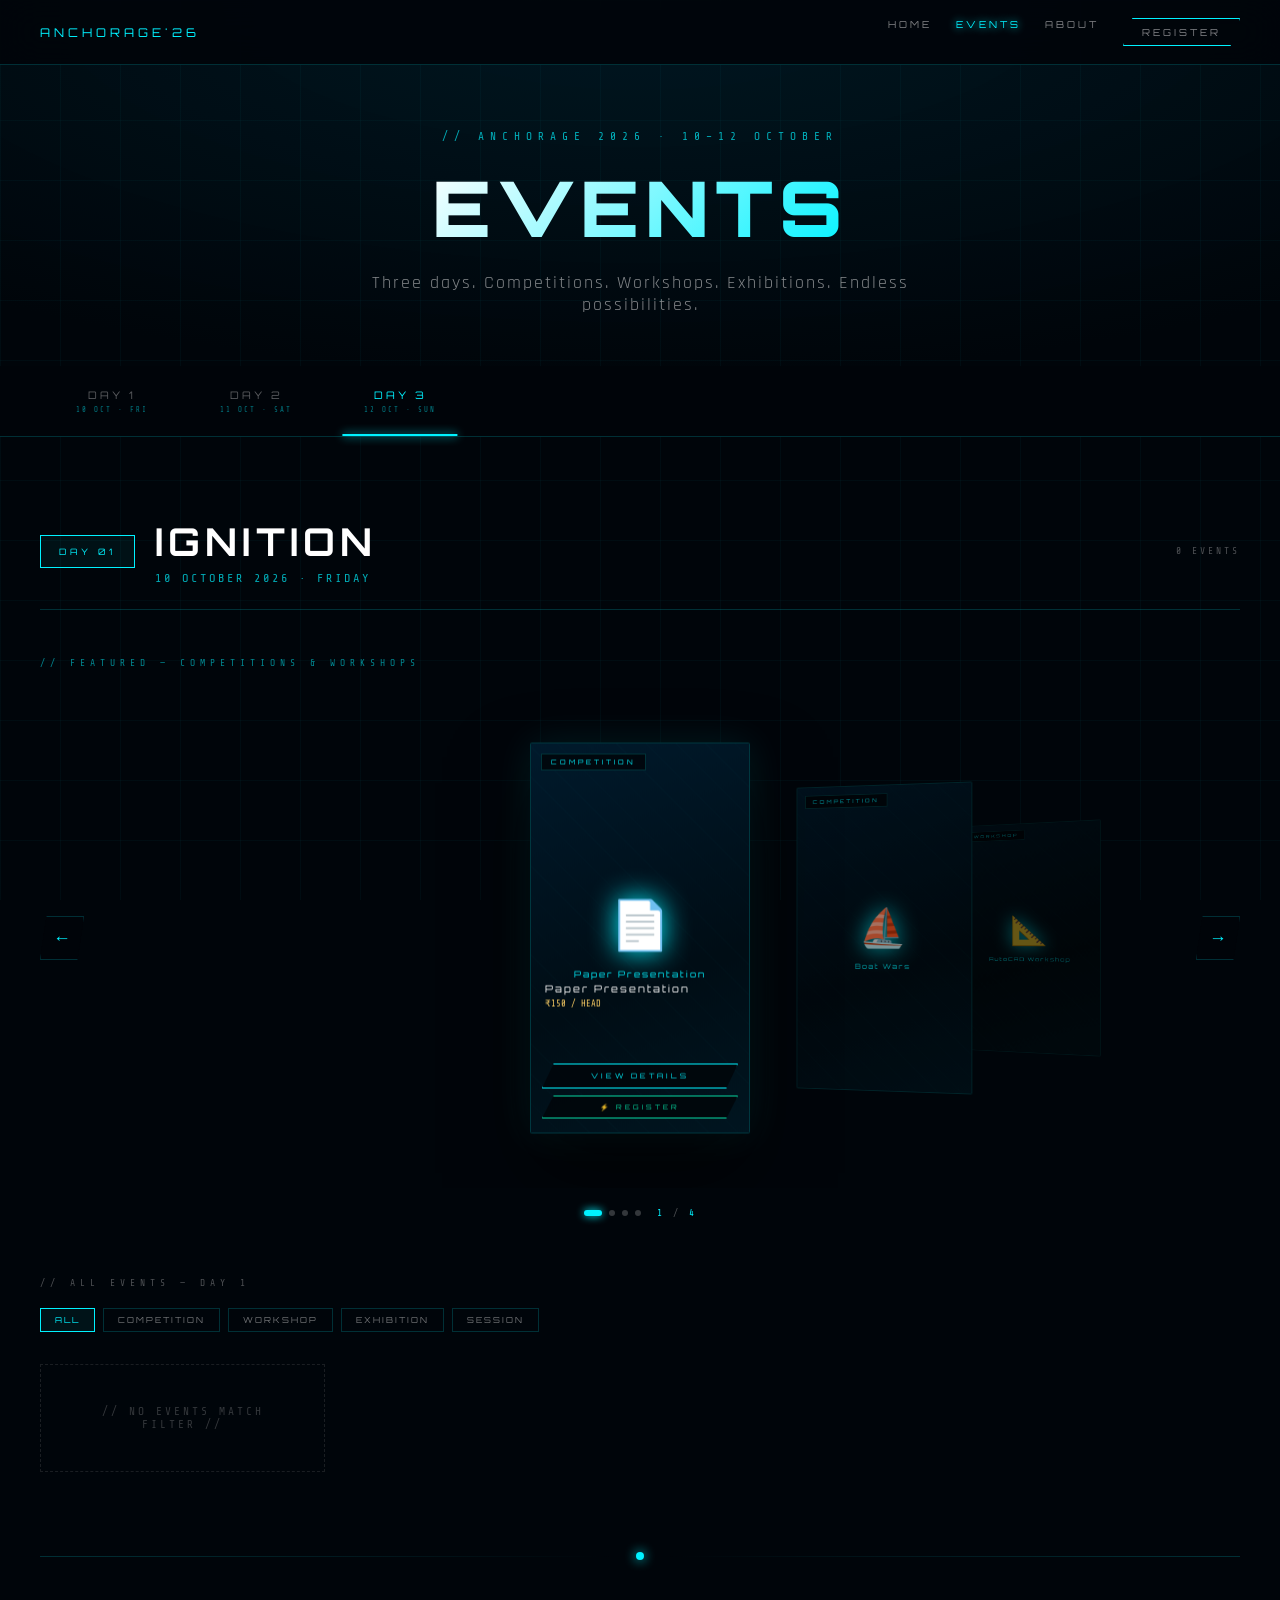
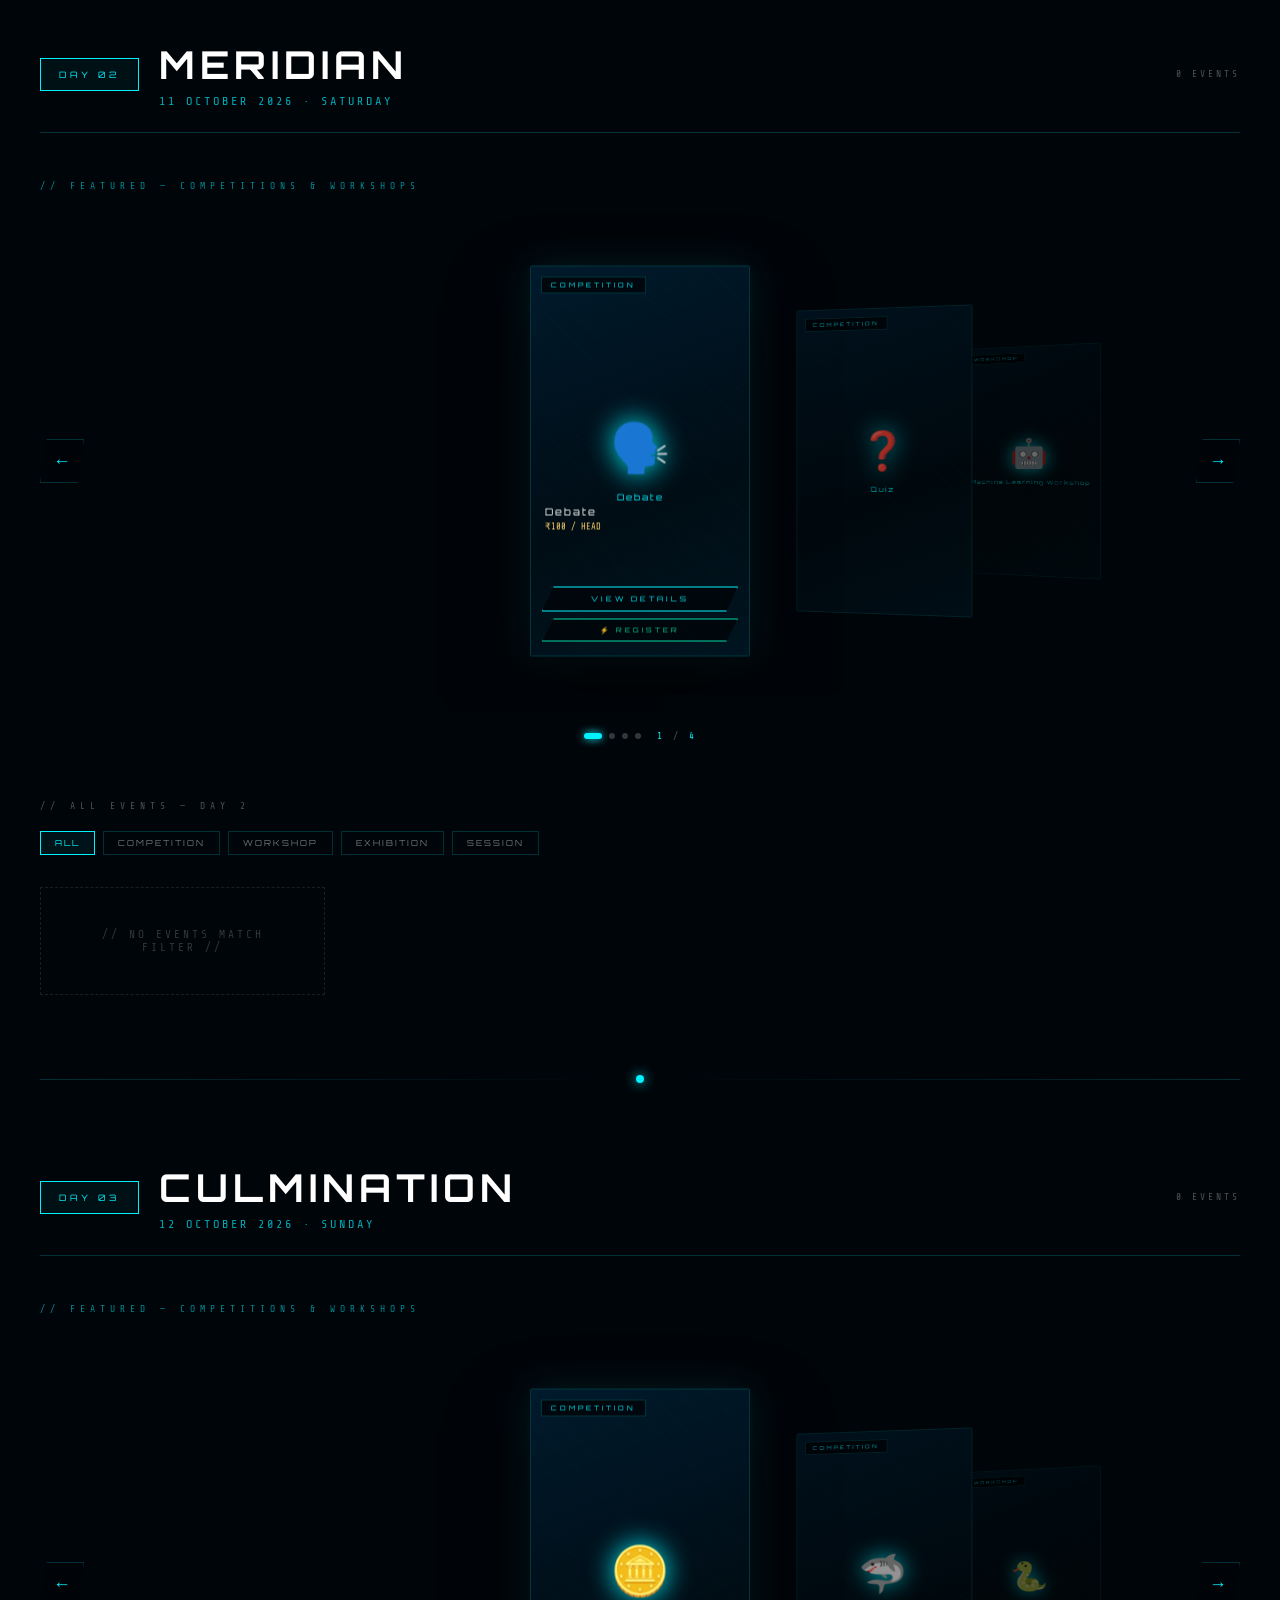
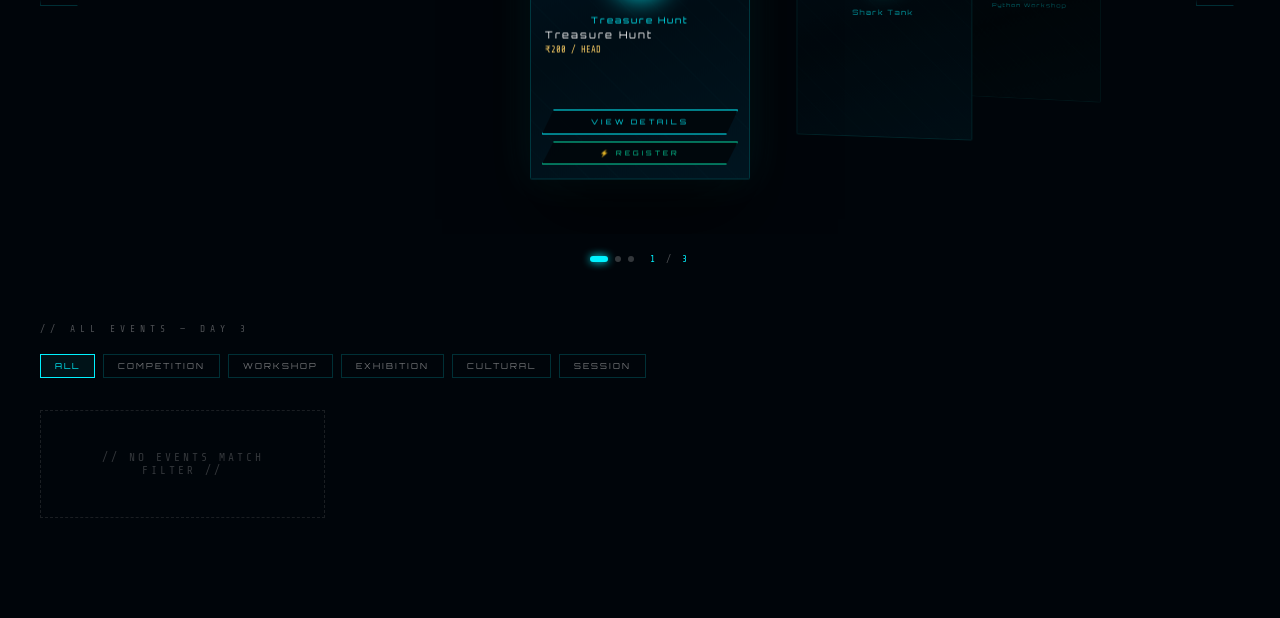
<file: events (5).html>
<!DOCTYPE html>
<html lang="en">
<head>
    <meta charset="UTF-8">
    <meta name="viewport" content="width=device-width, initial-scale=1.0">
    <title>Events | Anchorage 2026</title>
    <style>
        @import url('https://fonts.googleapis.com/css2?family=Orbitron:wght@400;600;700;900&family=Rajdhani:wght@300;400;500;600;700&family=Share+Tech+Mono&display=swap');

        *, *::before, *::after { box-sizing: border-box; margin: 0; padding: 0; }

        :root {
            --cyan: #00f2ff;
            --cyan-dim: rgba(0,242,255,0.5);
            --cyan-glass: rgba(0,242,255,0.06);
            --ocean: #00050a;
            --ocean-mid: #000d15;
            --border: rgba(0,242,255,0.18);
            --gold: #ffd166;
            --coral: #ff6b6b;
            --green: #06d6a0;
            --expo: cubic-bezier(0.19,1,0.22,1);
        }

        html { scroll-behavior: smooth; }
        body {
            background: var(--ocean);
            color: #fff;
            font-family: 'Rajdhani', sans-serif;
            overflow-x: hidden;
            min-height: 100vh;
        }

        /* BG */
        #bg {
            position: fixed; inset: 0; z-index: -1; overflow: hidden;
            background: radial-gradient(ellipse 120% 60% at 50% 0%, rgba(0,60,80,0.35) 0%, var(--ocean) 70%);
        }
        .grid-bg {
            position: absolute; inset: 0;
            background-image: linear-gradient(rgba(0,242,255,0.03) 1px, transparent 1px),
                              linear-gradient(90deg, rgba(0,242,255,0.03) 1px, transparent 1px);
            background-size: 60px 60px;
        }
        .radar { position: absolute; top: 50%; left: 50%; width: 120vw; height: 120vw;
            border: 1px solid rgba(0,242,255,0.05); border-radius: 50%;
            transform: translate(-50%,-50%) scale(0);
            animation: rping 10s infinite linear; }
        @keyframes rping { to { transform: translate(-50%,-50%) scale(1.4); opacity: 0; } }

        /* NAV */
        nav {
            position: fixed; top: 0; width: 100%; z-index: 999;
            background: rgba(0,5,10,0.92); backdrop-filter: blur(20px);
            border-bottom: 1px solid var(--border);
            padding: 18px 40px; display: flex; align-items: center; justify-content: space-between;
        }
        .nav-brand { font-family: 'Orbitron'; font-size: 0.75rem; letter-spacing: 4px; color: var(--cyan); text-decoration: none; }
        .nav-links { display: flex; gap: 24px; }
        .nav-links a {
            font-family: 'Orbitron'; font-size: 0.6rem; letter-spacing: 3px; text-decoration: none;
            color: rgba(255,255,255,0.5); transition: color 0.3s, text-shadow 0.3s;
        }
        .nav-links a:hover, .nav-links a.active { color: var(--cyan); text-shadow: 0 0 8px var(--cyan); }
        .nav-reg {
            font-family: 'Orbitron'; font-size: 0.6rem; letter-spacing: 3px; text-decoration: none;
            color: var(--cyan); border: 1px solid var(--cyan); padding: 7px 18px;
            clip-path: polygon(8% 0, 100% 0, 92% 100%, 0 100%);
            transition: background 0.3s, color 0.3s;
        }
        .nav-reg:hover { background: var(--cyan); color: var(--ocean); }

        /* HERO */
        .page-hero {
            padding: 130px 40px 50px;
            text-align: center; position: relative;
        }
        .page-hero-tag {
            font-family: 'Share Tech Mono'; font-size: 0.7rem; letter-spacing: 6px;
            color: var(--cyan); opacity: 0.7; margin-bottom: 16px; display: block;
        }
        .page-hero h1 {
            font-family: 'Orbitron'; font-size: clamp(2.5rem, 6vw, 5rem);
            font-weight: 900; letter-spacing: 6px;
            background: linear-gradient(135deg, #fff 30%, var(--cyan) 70%);
            -webkit-background-clip: text; -webkit-text-fill-color: transparent;
        }
        .page-hero p {
            margin-top: 16px; font-size: 1.1rem; color: rgba(255,255,255,0.5);
            letter-spacing: 2px; max-width: 600px; margin-inline: auto;
        }

        /* ══════════════════════════════════
           STICKY DAY SELECTOR
        ══════════════════════════════════ */
        .day-selector-bar {
            position: sticky; top: 72px; z-index: 800;
            background: rgba(0,5,10,0.97); backdrop-filter: blur(24px);
            border-bottom: 1px solid var(--border);
            padding: 0;
        }
        .day-selector-inner {
            max-width: 1300px; margin: 0 auto;
            display: flex; align-items: stretch;
            padding: 0 40px;
        }
        .day-btn {
            font-family: 'Orbitron'; font-size: 0.65rem; letter-spacing: 3px;
            padding: 22px 36px; border: none; background: none; color: rgba(255,255,255,0.35);
            cursor: pointer; position: relative; white-space: nowrap; transition: color 0.3s;
            flex-shrink: 0; text-transform: uppercase;
        }
        .day-btn::after {
            content: ''; position: absolute; bottom: 0; left: 50%; width: 0; height: 2px;
            background: var(--cyan); transform: translateX(-50%);
            transition: width 0.4s var(--expo); box-shadow: 0 0 10px var(--cyan);
        }
        .day-btn.active { color: var(--cyan); }
        .day-btn.active::after { width: 80%; }
        .day-btn:hover { color: rgba(255,255,255,0.7); }
        .day-btn .day-date-sub {
            display: block; font-family: 'Share Tech Mono'; font-size: 0.45rem;
            letter-spacing: 2px; color: rgba(0,242,255,0.5); margin-top: 4px;
        }

        /* ══════════════════════════════════
           DAY SECTIONS (vertical layout)
        ══════════════════════════════════ */
        .days-container { max-width: 1300px; margin: 0 auto; padding: 0 40px 100px; }

        .day-section {
            margin-top: 60px;
            padding-top: 20px;
        }

        /* Day header */
        .day-section-header {
            display: flex; align-items: center; gap: 20px;
            margin-bottom: 48px;
            padding-bottom: 24px;
            border-bottom: 1px solid var(--border);
        }
        .day-num-badge {
            font-family: 'Orbitron'; font-size: 0.55rem; letter-spacing: 4px;
            border: 1px solid var(--cyan); padding: 10px 18px; color: var(--cyan);
            white-space: nowrap; background: rgba(0,242,255,0.05);
        }
        .day-section-title-wrap { flex: 1; }
        .day-section-title {
            font-family: 'Orbitron'; font-size: clamp(1.4rem, 3.5vw, 2.4rem);
            font-weight: 700; letter-spacing: 5px;
            background: linear-gradient(135deg, #fff 40%, var(--cyan) 100%);
            -webkit-background-clip: text; -webkit-text-fill-color: transparent;
        }
        .day-section-date {
            font-family: 'Share Tech Mono'; color: var(--cyan); font-size: 0.75rem;
            letter-spacing: 3px; margin-top: 6px; opacity: 0.7;
        }
        .day-section-count {
            font-family: 'Share Tech Mono'; font-size: 0.6rem; letter-spacing: 3px;
            color: rgba(255,255,255,0.3); text-align: right;
        }

        /* ══════════════════════════════════
           3D CAROUSEL (per day)
        ══════════════════════════════════ */
        .carousel-wrap {
            position: relative;
            margin-bottom: 60px;
        }
        .carousel-label {
            font-family: 'Share Tech Mono'; font-size: 0.6rem; letter-spacing: 5px;
            color: var(--cyan); opacity: 0.55; margin-bottom: 20px; display: block;
        }
        .carousel-stage {
            position: relative;
            height: 500px;
            perspective: 1400px;
            display: flex;
            align-items: center;
            justify-content: center;
            overflow: hidden;
        }
        .carousel-track {
            position: relative;
            width: 100%;
            height: 100%;
            transform-style: preserve-3d;
        }

        /* 9:16 poster slide */
        .c-slide {
            position: absolute;
            top: 50%; left: 50%;
            width: 220px;
            height: 391px;
            transform-origin: center center;
            transform: translate(-50%, -50%);
            transition: all 0.65s cubic-bezier(0.23,1,0.32,1);
            cursor: pointer;
            border-radius: 2px;
            overflow: hidden;
        }
        .c-slide .slide-inner {
            width: 100%; height: 100%;
            position: relative;
            border: 1px solid var(--border);
            background: var(--ocean-mid);
            overflow: hidden;
        }
        .c-slide img.slide-poster {
            width: 100%; height: 100%;
            object-fit: cover; display: block;
            transition: opacity 0.4s;
        }
        .c-slide .slide-placeholder {
            width: 100%; height: 100%;
            display: flex; flex-direction: column;
            align-items: center; justify-content: center; gap: 10px;
            background: linear-gradient(160deg, #001a2c 0%, #000d15 60%, #001520 100%);
            position: relative;
        }
        .c-slide .slide-placeholder::before {
            content: ''; position: absolute; inset: 0;
            background: repeating-linear-gradient(45deg, transparent, transparent 20px, rgba(0,242,255,0.012) 20px, rgba(0,242,255,0.012) 21px);
        }
        .slide-ph-icon { font-size: 3rem; position: relative; z-index: 1; filter: drop-shadow(0 0 14px var(--cyan)); }
        .slide-ph-name {
            font-family: 'Orbitron'; font-size: 0.55rem; letter-spacing: 2px;
            color: var(--cyan); text-align: center; padding: 0 12px;
            position: relative; z-index: 1;
        }
        .slide-type-tag {
            position: absolute; top: 10px; left: 10px; z-index: 2;
            font-family: 'Orbitron'; font-size: 0.42rem; letter-spacing: 3px;
            padding: 3px 9px; background: rgba(0,5,10,0.85); border: 1px solid var(--border); color: var(--cyan);
        }
        .slide-overlay {
            position: absolute; inset: 0; z-index: 2;
            background: linear-gradient(to top, rgba(0,5,10,0.9) 0%, transparent 55%);
        }
        .slide-info {
            position: absolute; bottom: 0; left: 0; right: 0; z-index: 3;
            padding: 16px 14px 14px;
        }
        .slide-info-name {
            font-family: 'Orbitron'; font-size: 0.62rem; letter-spacing: 2px;
            color: #fff; margin-bottom: 4px;
        }
        .slide-info-fee { font-family: 'Share Tech Mono'; font-size: 0.55rem; }
        .slide-info-fee.free { color: var(--green); }
        .slide-info-fee.paid { color: var(--gold); }

        /* Carousel positions */
        .c-slide[data-pos="0"] {
            transform: translate(-50%, -50%) translateZ(0px) scale(1);
            z-index: 10; box-shadow: 0 40px 80px rgba(0,0,0,0.6), 0 0 40px rgba(0,242,255,0.1);
            filter: brightness(1);
        }
        .c-slide[data-pos="1"] {
            transform: translate(calc(-50% + 260px), -50%) translateZ(-100px) scale(0.84) rotateY(-16deg);
            z-index: 8; filter: brightness(0.65);
        }
        .c-slide[data-pos="-1"] {
            transform: translate(calc(-50% - 260px), -50%) translateZ(-100px) scale(0.84) rotateY(16deg);
            z-index: 8; filter: brightness(0.65);
        }
        .c-slide[data-pos="2"] {
            transform: translate(calc(-50% + 450px), -50%) translateZ(-220px) scale(0.68) rotateY(-26deg);
            z-index: 6; filter: brightness(0.4);
        }
        .c-slide[data-pos="-2"] {
            transform: translate(calc(-50% - 450px), -50%) translateZ(-220px) scale(0.68) rotateY(26deg);
            z-index: 6; filter: brightness(0.4);
        }
        .c-slide[data-pos="3"], .c-slide[data-pos="-3"] {
            transform: translate(-50%, -50%) translateZ(-360px) scale(0.5);
            z-index: 1; filter: brightness(0.15); opacity: 0.3;
        }
        .c-slide[data-pos="far"] {
            transform: translate(-50%, -50%) translateZ(-500px) scale(0.3);
            z-index: 0; opacity: 0; pointer-events: none;
        }

        /* Only show info overlay on center */
        .c-slide:not([data-pos="0"]) .slide-overlay,
        .c-slide:not([data-pos="0"]) .slide-info { display: none; }
        /* On center slide, push info up so actions don't overlap */
        .c-slide[data-pos="0"] .slide-info { bottom: 110px; }

        /* Slide action buttons container — stacked, no overlap */
        .slide-actions {
            display: none;
            position: absolute; bottom: 14px; left: 50%; transform: translateX(-50%);
            z-index: 4; flex-direction: column; align-items: center; gap: 7px;
            width: 90%;
        }
        .c-slide[data-pos="0"] .slide-actions { display: flex; }

        /* View details button on center */
        .slide-open-btn {
            font-family: 'Orbitron'; font-size: 0.45rem; letter-spacing: 3px;
            padding: 7px 18px; border: 1px solid var(--cyan); background: rgba(0,5,10,0.85);
            color: var(--cyan); cursor: pointer; white-space: nowrap; width: 100%; text-align: center;
            clip-path: polygon(6% 0, 100% 0, 94% 100%, 0 100%);
            transition: all 0.3s;
        }
        .slide-open-btn:hover { background: var(--cyan); color: var(--ocean); }

        /* Register button on center */
        .slide-reg-btn {
            font-family: 'Orbitron'; font-size: 0.42rem; letter-spacing: 3px;
            padding: 6px 16px; border: 1px solid var(--green); background: rgba(0,5,10,0.85);
            color: var(--green); cursor: pointer; white-space: nowrap; width: 100%; text-align: center;
            clip-path: polygon(6% 0, 100% 0, 94% 100%, 0 100%);
            text-decoration: none; display: block;
            transition: all 0.3s;
        }
        .slide-reg-btn:hover { background: var(--green); color: var(--ocean); }

        /* Arrow buttons */
        .carousel-arrow {
            position: absolute; top: 50%; z-index: 20; transform: translateY(-50%);
            width: 44px; height: 44px; border: 1px solid var(--border); background: rgba(0,5,10,0.85);
            color: var(--cyan); font-size: 1.1rem; cursor: pointer; display: flex;
            align-items: center; justify-content: center;
            transition: all 0.3s; backdrop-filter: blur(10px);
            clip-path: polygon(15% 0, 100% 0, 85% 100%, 0 100%);
        }
        .carousel-arrow:hover { background: rgba(0,242,255,0.15); border-color: var(--cyan); box-shadow: 0 0 20px rgba(0,242,255,0.2); }
        .carousel-arrow.prev { left: 0; }
        .carousel-arrow.next { right: 0; }

        /* Dots / counter */
        .carousel-footer {
            display: flex; align-items: center; justify-content: center;
            gap: 16px; margin-top: 20px;
        }
        .c-dots { display: flex; gap: 7px; }
        .c-dot {
            width: 6px; height: 6px; border-radius: 50%;
            background: rgba(255,255,255,0.2); cursor: pointer; transition: all 0.3s;
        }
        .c-dot.active { background: var(--cyan); box-shadow: 0 0 8px var(--cyan); width: 18px; border-radius: 3px; }
        .carousel-counter {
            font-family: 'Share Tech Mono'; font-size: 0.6rem; letter-spacing: 3px;
            color: rgba(255,255,255,0.3);
        }
        .carousel-counter span { color: var(--cyan); }

        /* no events in carousel */
        .carousel-empty {
            height: 100px; display: flex; align-items: center; justify-content: center;
            font-family: 'Share Tech Mono'; font-size: 0.65rem; letter-spacing: 3px;
            color: rgba(255,255,255,0.2);
        }

        /* ══════════════════════════════════
           EVENT CARDS GRID (below carousel)
        ══════════════════════════════════ */
        .events-subsection { margin-top: 8px; }
        .subsection-label {
            font-family: 'Share Tech Mono'; font-size: 0.6rem; letter-spacing: 5px;
            color: rgba(255,255,255,0.3); margin-bottom: 20px; display: block;
        }

        .type-filters { display: flex; gap: 8px; flex-wrap: wrap; margin-bottom: 32px; }
        .type-btn {
            font-family: 'Orbitron'; font-size: 0.52rem; letter-spacing: 2px;
            padding: 6px 14px; border: 1px solid var(--border); background: transparent;
            color: rgba(255,255,255,0.45); cursor: pointer; transition: all 0.3s;
        }
        .type-btn:hover, .type-btn.active { border-color: var(--cyan); color: var(--cyan); background: var(--cyan-glass); }

        .events-grid {
            display: grid;
            grid-template-columns: repeat(auto-fill, minmax(280px, 1fr));
            gap: 20px;
        }

        /* Event card */
        .event-card {
            position: relative; border: 1px solid var(--border);
            background: var(--ocean-mid); overflow: hidden;
            cursor: pointer; transition: transform 0.4s var(--expo), border-color 0.3s, box-shadow 0.4s;
            clip-path: polygon(0 0, calc(100% - 14px) 0, 100% 14px, 100% 100%, 14px 100%, 0 calc(100% - 14px));
        }
        .event-card:hover {
            transform: translateY(-6px);
            border-color: var(--cyan-dim);
            box-shadow: 0 20px 60px rgba(0,242,255,0.1);
        }
        .event-card-scan {
            position: absolute; top: -100%; left: 0; width: 100%; height: 40%;
            background: linear-gradient(to bottom, transparent, rgba(0,242,255,0.04), transparent);
            animation: scan 4s infinite linear;
        }
        @keyframes scan { to { top: 200%; } }

        /* 9:16 poster */
        .event-poster {
            width: 100%; aspect-ratio: 9 / 16;
            overflow: hidden; position: relative;
            background: linear-gradient(135deg, #001520, #002030);
        }
        .event-poster img { width: 100%; height: 100%; object-fit: cover; transition: transform 0.6s var(--expo); }
        .event-card:hover .event-poster img { transform: scale(1.04); }
        .poster-placeholder {
            width: 100%; height: 100%; display: flex; flex-direction: column;
            align-items: center; justify-content: center; gap: 10px;
            background: linear-gradient(135deg, #001520, #000d15 60%, #001030);
            position: relative; overflow: hidden;
        }
        .poster-placeholder::before {
            content: ''; position: absolute; inset: 0;
            background: repeating-linear-gradient(135deg, transparent, transparent 20px, rgba(0,242,255,0.015) 20px, rgba(0,242,255,0.015) 21px);
        }
        .poster-icon { font-size: 2.8rem; position: relative; z-index: 1; filter: drop-shadow(0 0 12px var(--cyan)); }
        .poster-size-note {
            position: absolute; bottom: 10px; left: 50%; transform: translateX(-50%);
            font-family: 'Share Tech Mono'; font-size: 0.45rem; letter-spacing: 1px;
            color: rgba(0,242,255,0.3); white-space: nowrap; z-index: 2;
            background: rgba(0,5,10,0.7); padding: 3px 8px; border: 1px solid rgba(0,242,255,0.1);
        }
        .event-type-tag {
            position: absolute; top: 12px; left: 12px; z-index: 2;
            font-family: 'Orbitron'; font-size: 0.42rem; letter-spacing: 3px;
            padding: 3px 9px; background: rgba(0,5,10,0.85); border: 1px solid var(--border); color: var(--cyan);
        }

        /* Card body */
        .event-card-body { padding: 18px 18px 16px; }
        .event-card-name {
            font-family: 'Orbitron'; font-size: 0.7rem; letter-spacing: 2px;
            color: #fff; margin-bottom: 6px; line-height: 1.4;
        }
        .event-card-short {
            font-size: 0.8rem; color: rgba(255,255,255,0.5);
            line-height: 1.5; margin-bottom: 12px;
        }
        .event-meta { display: flex; gap: 16px; margin-bottom: 14px; flex-wrap: wrap; }
        .event-meta-item { display: flex; flex-direction: column; gap: 2px; }
        .event-meta-label { font-family: 'Share Tech Mono'; font-size: 0.45rem; letter-spacing: 3px; color: rgba(255,255,255,0.3); }
        .event-meta-val { font-size: 0.75rem; color: rgba(255,255,255,0.75); }
        .event-fee-badge {
            font-family: 'Share Tech Mono'; font-size: 0.5rem; letter-spacing: 2px;
            padding: 3px 8px; border-radius: 0;
        }
        .fee-free { color: var(--green); border: 1px solid rgba(6,214,160,0.4); background: rgba(6,214,160,0.07); }
        .fee-paid { color: var(--gold); border: 1px solid rgba(255,209,102,0.4); background: rgba(255,209,102,0.07); }

        .event-card-footer { display: flex; gap: 10px; align-items: center; flex-wrap: wrap; }
        .event-view-btn {
            font-family: 'Orbitron'; font-size: 0.48rem; letter-spacing: 2px;
            padding: 7px 14px; border: 1px solid var(--border); background: transparent;
            color: rgba(255,255,255,0.6); cursor: pointer; transition: all 0.3s;
        }
        .event-view-btn:hover { border-color: var(--cyan); color: var(--cyan); }
        .event-reg-btn {
            font-family: 'Orbitron'; font-size: 0.48rem; letter-spacing: 2px;
            padding: 7px 14px; border: 1px solid var(--cyan); background: rgba(0,242,255,0.06);
            color: var(--cyan); cursor: pointer; transition: all 0.3s; text-decoration: none;
            display: inline-block;
        }
        .event-reg-btn:hover { background: var(--cyan); color: var(--ocean); }

        /* Empty state */
        .empty-state {
            font-family: 'Share Tech Mono'; font-size: 0.7rem; letter-spacing: 3px;
            color: rgba(255,255,255,0.2); padding: 40px; text-align: center;
            border: 1px dashed rgba(255,255,255,0.1);
        }

        /* Section divider between days */
        .day-divider {
            display: flex; align-items: center; gap: 20px;
            margin: 80px 0 0;
        }
        .day-divider-line { flex: 1; height: 1px; background: linear-gradient(to right, var(--border), transparent); }
        .day-divider-dot {
            width: 8px; height: 8px; border-radius: 50%;
            background: var(--cyan); box-shadow: 0 0 12px var(--cyan);
        }

        /* ══════════════════════════════════
           MODAL
        ══════════════════════════════════ */
        #event-modal {
            position: fixed; inset: 0; z-index: 9999;
            background: rgba(0,5,10,0.97); backdrop-filter: blur(24px);
            overflow-y: auto; padding: 80px 20px 40px;
            opacity: 0; pointer-events: none; transition: opacity 0.3s;
        }
        #event-modal.open { opacity: 1; pointer-events: all; }
        .modal-close {
            position: fixed; top: 20px; right: 24px;
            font-family: 'Orbitron'; font-size: 0.6rem; letter-spacing: 3px;
            background: none; border: 1px solid rgba(255,255,255,0.2);
            color: rgba(255,255,255,0.5); padding: 9px 18px; cursor: pointer;
            transition: all 0.3s; z-index: 2;
        }
        .modal-close:hover { border-color: var(--coral); color: var(--coral); }
        .modal-inner { max-width: 680px; margin: 0 auto; }
        .modal-poster-wrap {
            width: 100%; max-width: 320px; margin: 0 auto 28px;
            aspect-ratio: 9/16; overflow: hidden; border: 1px solid var(--border);
        }
        .modal-poster { width: 100%; height: 100%; object-fit: cover; }
        .modal-poster-ph {
            width: 100%; height: 100%; display: flex; align-items: center; justify-content: center;
            font-size: 5rem; background: linear-gradient(135deg, #001520, #000d15);
        }
        .modal-type-tag {
            font-family: 'Share Tech Mono'; font-size: 0.6rem; letter-spacing: 4px;
            color: var(--cyan); opacity: 0.7; display: block; margin-bottom: 10px;
        }
        .modal-title {
            font-family: 'Orbitron'; font-size: clamp(1.2rem, 3vw, 1.8rem);
            font-weight: 700; letter-spacing: 4px; margin-bottom: 20px;
        }
        .modal-meta-strip {
            display: flex; gap: 24px; flex-wrap: wrap;
            border-top: 1px solid var(--border); border-bottom: 1px solid var(--border);
            padding: 18px 0; margin-bottom: 24px;
        }
        .modal-meta-item { display: flex; flex-direction: column; gap: 4px; min-width: 100px; }
        .modal-meta-label { font-family: 'Share Tech Mono'; font-size: 0.45rem; letter-spacing: 3px; color: rgba(255,255,255,0.3); }
        .modal-meta-val { font-size: 0.85rem; color: rgba(255,255,255,0.85); }
        .modal-section { margin-bottom: 24px; }
        .modal-section-title {
            font-family: 'Share Tech Mono'; font-size: 0.6rem; letter-spacing: 4px;
            color: var(--cyan); opacity: 0.7; margin-bottom: 10px;
        }
        .modal-section p { font-size: 0.95rem; line-height: 1.7; color: rgba(255,255,255,0.65); }
        .modal-rules-list {
            list-style: none; display: flex; flex-direction: column; gap: 8px;
        }
        .modal-rules-list li {
            font-size: 0.88rem; color: rgba(255,255,255,0.6);
            padding-left: 18px; position: relative; line-height: 1.5;
        }
        .modal-rules-list li::before {
            content: '›'; position: absolute; left: 0; color: var(--cyan); font-size: 1rem;
        }
        .modal-reg-btn {
            font-family: 'Orbitron'; font-size: 0.65rem; letter-spacing: 3px;
            padding: 14px 32px; border: 1px solid var(--cyan); background: rgba(0,242,255,0.07);
            color: var(--cyan); cursor: pointer; text-decoration: none; display: inline-block;
            clip-path: polygon(6% 0, 100% 0, 94% 100%, 0 100%);
            transition: all 0.3s;
        }
        .modal-reg-btn:hover { background: var(--cyan); color: var(--ocean); }

        .modal-prize-banner {
            background: linear-gradient(135deg, rgba(255,209,102,0.08), rgba(255,209,102,0.03));
            border: 1px solid rgba(255,209,102,0.35);
            border-left: 3px solid var(--gold);
            padding: 14px 18px; margin-bottom: 20px;
            display: flex; align-items: center; gap: 14px;
        }
        .modal-prize-icon { font-size: 1.6rem; }
        .modal-prize-label { font-family: 'Share Tech Mono'; font-size: 0.45rem; letter-spacing: 3px; color: var(--gold); opacity: 0.7; margin-bottom: 3px; }
        .modal-prize-val { font-family: 'Orbitron'; font-size: 1rem; color: var(--gold); letter-spacing: 2px; font-weight: 700; }
        .card-prize-tag {
            font-family: 'Share Tech Mono'; font-size: 0.48rem; letter-spacing: 2px;
            color: var(--gold); border: 1px solid rgba(255,209,102,0.35);
            background: rgba(255,209,102,0.06); padding: 2px 7px; display: inline-block; margin-top: 4px;
        }

        /* TOAST */
        .toast {
            position: fixed; bottom: 30px; left: 50%; transform: translateX(-50%) translateY(20px);
            background: rgba(0,242,255,0.12); border: 1px solid var(--cyan);
            font-family: 'Share Tech Mono'; font-size: 0.65rem; letter-spacing: 3px;
            color: var(--cyan); padding: 12px 28px; z-index: 99999;
            opacity: 0; transition: all 0.4s; backdrop-filter: blur(10px);
            white-space: nowrap;
        }
        .toast.show { opacity: 1; transform: translateX(-50%) translateY(0); }

        /* ══════════════════════════════════
           RESPONSIVE
        ══════════════════════════════════ */
        @media (max-width: 900px) {
            nav { padding: 16px 20px; }
            .nav-links { display: none; }
            .day-selector-inner { padding: 0 20px; overflow-x: auto; scrollbar-width: none; }
            .day-selector-inner::-webkit-scrollbar { display: none; }
            .days-container { padding: 0 20px 80px; }
            .carousel-stage { height: 420px; }
            .c-slide { width: 180px; height: 320px; }
            .c-slide[data-pos="2"], .c-slide[data-pos="-2"] { opacity: 0; pointer-events: none; }
            .page-hero { padding: 110px 20px 40px; }
        }
        @media (max-width: 600px) {
            .events-grid { grid-template-columns: 1fr; }
            .carousel-stage { height: 380px; }
            .c-slide { width: 160px; height: 284px; }
            .c-slide[data-pos="1"], .c-slide[data-pos="-1"] {
                transform: translate(calc(-50% + 180px), -50%) translateZ(-80px) scale(0.82) rotateY(-14deg);
            }
            .c-slide[data-pos="-1"] {
                transform: translate(calc(-50% - 180px), -50%) translateZ(-80px) scale(0.82) rotateY(14deg);
            }
        }
    </style>
</head>
<body>

<div id="bg">
    <div class="grid-bg"></div>
    <div class="radar"></div>
</div>

<!-- NAV -->
<nav>
    <a href="index.html" class="nav-brand">ANCHORAGE'26</a>
    <div class="nav-links">
        <a href="index.html">HOME</a>
        <a href="events.html" class="active">EVENTS</a>
        <a href="about.html">ABOUT</a>
        <a href="register.html" class="nav-reg">REGISTER</a>
    </div>
</nav>

<!-- HERO -->
<header class="page-hero">
    <span class="page-hero-tag">// ANCHORAGE 2026 · 10–12 OCTOBER</span>
    <h1>EVENTS</h1>
    <p>Three days. Competitions. Workshops. Exhibitions. Endless possibilities.</p>
</header>

<!-- ═══════════════════════════════════════
     STICKY DAY SELECTOR
═══════════════════════════════════════ -->
<div class="day-selector-bar" id="daySelectorBar">
    <div class="day-selector-inner">
        <button class="day-btn active" data-target="day-1" onclick="scrollToDay('day-1', this)">
            DAY 1
            <span class="day-date-sub">10 OCT · FRI</span>
        </button>
        <button class="day-btn" data-target="day-2" onclick="scrollToDay('day-2', this)">
            DAY 2
            <span class="day-date-sub">11 OCT · SAT</span>
        </button>
        <button class="day-btn" data-target="day-3" onclick="scrollToDay('day-3', this)">
            DAY 3
            <span class="day-date-sub">12 OCT · SUN</span>
        </button>
    </div>
</div>

<!-- ═══════════════════════════════════════
     DAY SECTIONS
═══════════════════════════════════════ -->
<div class="days-container">

    <!-- ═══ DAY 1 ═══ -->
    <section class="day-section" id="day-1">
        <div class="day-section-header">
            <span class="day-num-badge">DAY 01</span>
            <div class="day-section-title-wrap">
                <div class="day-section-title">IGNITION</div>
                <div class="day-section-date">10 OCTOBER 2026 · FRIDAY</div>
            </div>
            <div class="day-section-count" id="count-1"></div>
        </div>

        <!-- 3D CAROUSEL — Day 1 competitions & workshops -->
        <div class="carousel-wrap">
            <span class="carousel-label">// FEATURED — COMPETITIONS & WORKSHOPS</span>
            <div class="carousel-stage" id="stage-1">
                <!-- Injected by JS -->
            </div>
            <div class="carousel-footer">
                <button class="carousel-arrow prev" id="prev-1">&#8592;</button>
                <div class="c-dots" id="dots-1"></div>
                <div class="carousel-counter"><span id="cur-1">1</span> / <span id="tot-1">1</span></div>
                <button class="carousel-arrow next" id="next-1">&#8594;</button>
            </div>
        </div>

        <!-- All Day 1 Events Grid -->
        <div class="events-subsection">
            <span class="subsection-label">// ALL EVENTS — DAY 1</span>
            <div class="type-filters" id="tf-1">
                <button class="type-btn active" data-filter="all">ALL</button>
                <button class="type-btn" data-filter="competition">COMPETITION</button>
                <button class="type-btn" data-filter="workshop">WORKSHOP</button>
                <button class="type-btn" data-filter="exhibition">EXHIBITION</button>
                <button class="type-btn" data-filter="session">SESSION</button>
            </div>
            <div class="events-grid" id="grid-1"></div>
        </div>
    </section>

    <div class="day-divider"><div class="day-divider-line"></div><div class="day-divider-dot"></div><div class="day-divider-line" style="background: linear-gradient(to left, var(--border), transparent);"></div></div>

    <!-- ═══ DAY 2 ═══ -->
    <section class="day-section" id="day-2">
        <div class="day-section-header">
            <span class="day-num-badge">DAY 02</span>
            <div class="day-section-title-wrap">
                <div class="day-section-title">MERIDIAN</div>
                <div class="day-section-date">11 OCTOBER 2026 · SATURDAY</div>
            </div>
            <div class="day-section-count" id="count-2"></div>
        </div>

        <div class="carousel-wrap">
            <span class="carousel-label">// FEATURED — COMPETITIONS & WORKSHOPS</span>
            <div class="carousel-stage" id="stage-2"></div>
            <div class="carousel-footer">
                <button class="carousel-arrow prev" id="prev-2">&#8592;</button>
                <div class="c-dots" id="dots-2"></div>
                <div class="carousel-counter"><span id="cur-2">1</span> / <span id="tot-2">1</span></div>
                <button class="carousel-arrow next" id="next-2">&#8594;</button>
            </div>
        </div>

        <div class="events-subsection">
            <span class="subsection-label">// ALL EVENTS — DAY 2</span>
            <div class="type-filters" id="tf-2">
                <button class="type-btn active" data-filter="all">ALL</button>
                <button class="type-btn" data-filter="competition">COMPETITION</button>
                <button class="type-btn" data-filter="workshop">WORKSHOP</button>
                <button class="type-btn" data-filter="exhibition">EXHIBITION</button>
                <button class="type-btn" data-filter="session">SESSION</button>
            </div>
            <div class="events-grid" id="grid-2"></div>
        </div>
    </section>

    <div class="day-divider"><div class="day-divider-line"></div><div class="day-divider-dot"></div><div class="day-divider-line" style="background: linear-gradient(to left, var(--border), transparent);"></div></div>

    <!-- ═══ DAY 3 ═══ -->
    <section class="day-section" id="day-3">
        <div class="day-section-header">
            <span class="day-num-badge">DAY 03</span>
            <div class="day-section-title-wrap">
                <div class="day-section-title">CULMINATION</div>
                <div class="day-section-date">12 OCTOBER 2026 · SUNDAY</div>
            </div>
            <div class="day-section-count" id="count-3"></div>
        </div>

        <div class="carousel-wrap">
            <span class="carousel-label">// FEATURED — COMPETITIONS & WORKSHOPS</span>
            <div class="carousel-stage" id="stage-3"></div>
            <div class="carousel-footer">
                <button class="carousel-arrow prev" id="prev-3">&#8592;</button>
                <div class="c-dots" id="dots-3"></div>
                <div class="carousel-counter"><span id="cur-3">1</span> / <span id="tot-3">1</span></div>
                <button class="carousel-arrow next" id="next-3">&#8594;</button>
            </div>
        </div>

        <div class="events-subsection">
            <span class="subsection-label">// ALL EVENTS — DAY 3</span>
            <div class="type-filters" id="tf-3">
                <button class="type-btn active" data-filter="all">ALL</button>
                <button class="type-btn" data-filter="competition">COMPETITION</button>
                <button class="type-btn" data-filter="workshop">WORKSHOP</button>
                <button class="type-btn" data-filter="exhibition">EXHIBITION</button>
                <button class="type-btn" data-filter="cultural">CULTURAL</button>
                <button class="type-btn" data-filter="session">SESSION</button>
            </div>
            <div class="events-grid" id="grid-3"></div>
        </div>
    </section>

</div>

<!-- EVENT DETAIL MODAL -->
<div id="event-modal">
    <button class="modal-close" id="modalClose">✕ CLOSE</button>
    <div class="modal-inner" id="modalContent"></div>
</div>

<div class="toast" id="toast"></div>

<script>
// ════════════════════════════════════════════════════════════
//  EVENT DATA
// ════════════════════════════════════════════════════════════
const EVENTS = [
    // DAY 1
    { id:'interactive-session', day:1, type:'session', name:'Interactive Session with Chief Guest',
      shortDesc:'Engaging dialogue with technical experts on future innovations aligned with the theme.',
      fullDesc:'An engaging session with technical experts exploring future innovations and ideas aligned with the theme "Reimagining the Possibilities." Students get an exclusive opportunity to interact directly with the chief guest and exchange ideas on the future of maritime and shipbuilding.',
      venue:'Seminar Complex Main Hall', team:'Open for All', fee:'free', feeAmt:0, registration:false, icon:'💬', poster:'', prize:'',
      rules:['Open to all registered participants.','Questions may be submitted in advance at the registration desk.','Respectful and professional conduct expected.'] },

    { id:'navy-expo-d1', day:1, type:'exhibition', name:'Indian Navy Expo',
      shortDesc:'Advanced naval technologies and insights into maritime innovation in collaboration with the Indian Navy.',
      fullDesc:'Organized in collaboration with the Indian Navy, this expo showcases advanced naval technologies and offers insights into the future of maritime innovation. An unmissable experience for all maritime enthusiasts.',
      venue:'Students Amenity Centre', team:'Open for All', fee:'free', feeAmt:0, registration:false, icon:'⚓', poster:'', prize:'',
      rules:['Open for all participants and visitors.','Photography with naval exhibits subject to permission.','Handle all exhibits with care and respect.'] },

    { id:'ship-model-d1', day:1, type:'exhibition', name:'Ship Model Expo',
      shortDesc:'A showcase of student-created ship models presenting innovative designs and concepts.',
      fullDesc:'A showcase of student-created ship models presenting innovative designs and concepts to the audience. Participants demonstrate engineering and design skills through scale models of various vessels.',
      venue:'Department of Ship Technology', team:'Open for All', fee:'free', feeAmt:0, registration:false, icon:'🚢', poster:'', prize:'',
      rules:['Open for display and viewing by all participants.','Models are not to be touched without permission from the creator.','Entries judged on innovation, accuracy, and presentation.'] },

    { id:'paper-presentation', day:1, type:'competition', name:'Paper Presentation',
      shortDesc:'Present innovative research and ideas aligned with "Reimagining the Possibilities."',
      fullDesc:'A platform for students to present innovative research and ideas, encouraging knowledge sharing and creative thinking aligned with the theme. Participants present technical papers before a panel of experts.',
      venue:'Department of Ship Technology', team:'Solo / Duo', fee:'paid', feeAmt:150, registration:true, icon:'📄', poster:'', prize:'₹5,000 · ₹3,000 · ₹1,500',
      rules:['Abstract must be submitted 7 days before the event.','Presentation duration: 8 minutes + 3 minutes Q&A.','Topic must be relevant to maritime, shipbuilding, or emerging technologies.','Maximum 2 members per team.','Plagiarism will lead to immediate disqualification.','Decision of judges is final and binding.'] },

    { id:'boat-wars', day:1, type:'competition', name:'Boat Wars',
      shortDesc:'Design and test boat models — evaluating maneuverability, stability, and performance.',
      fullDesc:'A competitive event where participants design and test boat models, evaluating their maneuverability, stability, and overall performance. Teams bring pre-built RC or manually operated boats and compete in head-to-head challenges.',
      venue:'Department of Ship Technology', team:'2 Members', fee:'paid', feeAmt:200, registration:true, icon:'⛵', poster:'', prize:'₹8,000 · ₹5,000 · ₹2,500',
      rules:['Boat model must be designed and built by the team.','Maximum dimensions: 60cm × 30cm × 30cm.','Battery-operated or wind-powered boats only. No combustion engines.','Each team gets 2 attempts. Best attempt counts.','Judging criteria: speed, stability, maneuverability (40/30/30).','Team size: exactly 2 members.'] },

    { id:'autocad-ws', day:1, type:'workshop', name:'AutoCAD Workshop',
      shortDesc:'Learn to design and model using AutoCAD, transforming ideas into precise digital creations.',
      fullDesc:'A hands-on session where participants learn to design and model using AutoCAD, transforming ideas into precise digital creations. Covering 2D drafting, 3D modeling fundamentals, and maritime-specific applications.',
      venue:'Department of Ship Technology', team:'Solo', fee:'paid', feeAmt:250, registration:true, icon:'📐', poster:'', prize:'',
      rules:['Participants must bring their own laptop with AutoCAD installed (trial version acceptable).','Basic computer knowledge required.','Certificate of participation provided.','Limited seats — first come, first served.','Duration: approximately 3 hours.'] },

    { id:'ev-vr-ws', day:1, type:'workshop', name:'EV Design using Virtual Reality',
      shortDesc:'Explore electric vehicle design through immersive VR technology.',
      fullDesc:'A hands-on workshop exploring EV design through immersive VR technology, enabling participants to visualize and innovate future mobility solutions. VR headsets and software will be provided.',
      venue:'Seminar Complex Mini Hall', team:'Solo', fee:'paid', feeAmt:300, registration:true, icon:'🥽', poster:'', prize:'',
      rules:['No prior VR or EV design experience required.','VR headsets will be provided by organizers.','Certificate of participation provided.','Limited seats: 30 participants.'] },

    { id:'mentalism', day:1, type:'session', name:'Mentalism Program',
      shortDesc:'Explore the science behind human perception, psychology, and analytical thinking.',
      fullDesc:'An interesting session led by a technical expert, exploring the blend of psychology, observation, and analytical thinking to reveal the science behind human perception and decision-making. A fascinating journey into the mind.',
      venue:'Seminar Complex Main Hall', team:'Open for All', fee:'paid', feeAmt:100, registration:true, icon:'🧠', poster:'', prize:'',
      rules:['Paid entry — registration required.','Audience participation may be requested.','No disruptions during the live session.'] },

    { id:'film-screening', day:1, type:'session', name:'Film Screening',
      shortDesc:'A grand cinematic experience featuring an inspiring film to spark motivation and community.',
      fullDesc:'A grand cinematic experience featuring an inspiring film, designed to create a vibrant cultural atmosphere, spark motivation, and bring students together through the power of storytelling.',
      venue:'Seminar Complex Main Hall', team:'Open for All', fee:'free', feeAmt:0, registration:false, icon:'🎬', poster:'', prize:'',
      rules:['Open to all registered participants.','Silence and respect requested during the screening.'] },

    // DAY 2
    { id:'national-conference', day:2, type:'session', name:'National Conference & Panel Discussion',
      shortDesc:'Industry experts discuss maritime technologies, sustainability, and future trends in naval architecture.',
      fullDesc:'A prestigious national-level conference bringing together industry experts, researchers, and academicians to discuss cutting-edge maritime technologies, sustainable shipbuilding, and future trends in naval architecture — all aligned with the theme "Reimagining the Possibilities."',
      venue:'Seminar Complex Main Hall', team:'Open for All', fee:'free', feeAmt:0, registration:false, icon:'🎤', poster:'', prize:'',
      rules:['Open to all registered participants.','Professional conduct expected throughout the session.','Questions during Q&A must be submitted to the moderator.'] },

    { id:'motivational-talk', day:2, type:'session', name:'Motivational Expert Talk',
      shortDesc:'An inspiring session on self-development, personal growth, and achieving your full potential.',
      fullDesc:'An inspiring session by a technical expert focused on self-development and personal growth, encouraging students to improve, adapt, and achieve their full potential. A powerful talk designed to unlock ambition and drive.',
      venue:'Seminar Complex Main Hall', team:'Open for All', fee:'free', feeAmt:0, registration:false, icon:'🌟', poster:'', prize:'',
      rules:['Open to all registered participants.','Punctuality requested.'] },

    { id:'navy-expo-d2', day:2, type:'exhibition', name:'Indian Navy Expo (Day 2)',
      shortDesc:'Day 2 of the Indian Navy showcase — exploring advanced maritime technologies.',
      fullDesc:'Continuing the Indian Navy Expo on Day 2, showcasing advanced naval technologies and offering more insights into the future of maritime innovation.',
      venue:'Students Amenity Centre', team:'Open for All', fee:'free', feeAmt:0, registration:false, icon:'⚓', poster:'', prize:'',
      rules:['Open for all participants and visitors.','Photography subject to permission.'] },

    { id:'ship-model-d2', day:2, type:'exhibition', name:'Ship Model Expo (Day 2)',
      shortDesc:"Day 2 showcase — People's Choice Award voting opens.",
      fullDesc:"Continuing the Ship Model Expo on Day 2. People's Choice Award voting opens today — come and vote for your favourite design.",
      venue:'Department of Ship Technology', team:'Open for All', fee:'free', feeAmt:0, registration:false, icon:'🚢', poster:'', prize:'',
      rules:['Open for viewing by all participants.','Voting for People\'s Choice Award open on Day 2.'] },

    { id:'debate', day:2, type:'competition', name:'Debate',
      shortDesc:'Debate on important topics aligned with "Reimagining the Possibilities."',
      fullDesc:'An engaging competition where participants debate on important topics aligned with the theme. Teams argue for and against motions related to maritime technology, sustainability, and innovation.',
      venue:'Department of Ship Technology', team:'2 Members', fee:'paid', feeAmt:100, registration:true, icon:'🗣️', poster:'', prize:'₹6,000 · ₹4,000 · ₹2,000',
      rules:['Team size: 2 members.','Topics will be announced 30 minutes before the round.','Each speaker gets 3 minutes; rebuttal is 1.5 minutes per team.','Judging criteria: Content (40%), Delivery (30%), Rebuttal (30%).','Decision of judges is final.'] },

    { id:'quiz', day:2, type:'competition', name:'Quiz',
      shortDesc:'Test your knowledge on topics aligned with "Reimagining the Possibilities."',
      fullDesc:'An exciting competition that tests participants\' knowledge spanning maritime history, modern naval engineering, sustainable technology, and general science.',
      venue:'Department of Ship Technology', team:'2–3 Members', fee:'paid', feeAmt:150, registration:true, icon:'❓', poster:'', prize:'₹6,000 · ₹4,000 · ₹2,000',
      rules:['Team size: 2 to 3 members.','Multiple rounds: Prelims (written) and Finals (buzzer-based).','Top 6 teams from prelims proceed to finals.','No mobile phones or electronic devices allowed.','Decision of the quiz master is final.','Negative marking applicable in finals.'] },

    { id:'ml-ws', day:2, type:'workshop', name:'Machine Learning Workshop',
      shortDesc:'Hands-on introduction to machine learning fundamentals and real-world applications.',
      fullDesc:'A hands-on workshop introducing participants to the fundamentals of machine learning, enabling them to build smart models and explore real-world applications aligned with future technologies.',
      venue:'Department of Ship Technology', team:'Solo', fee:'paid', feeAmt:300, registration:true, icon:'🤖', poster:'', prize:'',
      rules:['Participants must bring their own laptop.','Python (basic level) knowledge is helpful but not mandatory.','Google Colab will be used — internet connection required.','Certificate of participation provided.','Limited seats: 40 participants.'] },

    { id:'engine-ws', day:2, type:'workshop', name:'Engine Management & Tuning Workshop',
      shortDesc:'Hands-on insight into engine systems, tuning techniques, and performance optimization.',
      fullDesc:'A practical workshop focused on understanding engine systems, tuning techniques, and performance optimization, giving participants hands-on insight into modern automotive engineering.',
      venue:'Seminar Complex Mini Hall', team:'Solo', fee:'paid', feeAmt:250, registration:true, icon:'🔧', poster:'', prize:'',
      rules:['Basic knowledge of mechanics is an advantage.','Safety gear provided — must be worn during hands-on sessions.','Certificate of participation provided.','Limited seats: 35 participants.'] },

    // DAY 3
    { id:'navy-expo-d3', day:3, type:'exhibition', name:'Indian Navy Expo (Day 3)',
      shortDesc:'Final day of the Indian Navy showcase — last chance to explore naval innovations.',
      fullDesc:'The final day of the Indian Navy Expo. Showcasing advanced naval technologies and insights into the future of maritime innovation.',
      venue:'Students Amenity Centre', team:'Open for All', fee:'free', feeAmt:0, registration:false, icon:'⚓', poster:'', prize:'',
      rules:['Open for all participants and visitors.','Photography subject to permission.'] },

    { id:'ship-model-d3', day:3, type:'exhibition', name:'Ship Model Expo (Day 3)',
      shortDesc:"Final day — awards for Best Design, Best Innovation & People's Choice announced.",
      fullDesc:"The final day of the Ship Model Expo. Awards for Best Design, Best Innovation, and People's Choice will be announced.",
      venue:'Department of Ship Technology', team:'Open for All', fee:'free', feeAmt:0, registration:false, icon:'🚢', poster:'', prize:'',
      rules:['Open for viewing by all participants.','Awards ceremony on Day 3.'] },

    { id:'treasure-hunt', day:3, type:'competition', name:'Treasure Hunt',
      shortDesc:'Solve clues and complete challenges combining teamwork, strategy, and quick thinking.',
      fullDesc:'An exciting adventure-based event where participants solve clues and complete challenges, combining teamwork, strategy, and quick thinking in a fun-filled experience across the campus.',
      venue:'Department of Ship Technology (HQ)', team:'3–4 Members', fee:'paid', feeAmt:200, registration:true, icon:'🪙', poster:'', prize:'₹8,000 · ₹5,000 · ₹2,500',
      rules:['Team size: 3 to 4 members.','Clue sheets will be provided at the starting point.','Teams must not damage any property during the hunt.','Any form of GPS or external assistance is prohibited.','Team that completes all checkpoints first wins.','Decision of organizers is final in case of disputes.'] },

    { id:'shark-tank', day:3, type:'competition', name:'Shark Tank',
      shortDesc:'Pitch innovative ideas to a panel — showcase creativity, business sense, and problem-solving.',
      fullDesc:'An exciting pitch-based competition where participants present innovative ideas to a panel, showcasing creativity, business sense, and problem-solving skills.',
      venue:'Department of Ship Technology', team:'1–3 Members', fee:'paid', feeAmt:150, registration:true, icon:'🦈', poster:'', prize:'₹10,000 · ₹6,000 · ₹3,000',
      rules:['Team size: 1 to 3 members.','Each team gets 5 minutes to pitch + 3 minutes Q&A from panel.','Pitch must include: Problem, Solution, Market potential, Innovation.','PowerPoint presentation allowed (max 10 slides).','Ideas must be original — no existing products.','Judging criteria: Innovation (35%), Feasibility (30%), Presentation (35%).'] },

    { id:'python-ws', day:3, type:'workshop', name:'Python Workshop',
      shortDesc:'Hands-on programming with Python — logic building, problem-solving, and real-world apps.',
      fullDesc:'A hands-on workshop introducing participants to programming with Python, focusing on logic building, problem-solving, and developing real-world applications.',
      venue:'Department of Ship Technology', team:'Solo', fee:'paid', feeAmt:250, registration:true, icon:'🐍', poster:'', prize:'',
      rules:['Participants must bring their own laptop.','Python 3.x must be installed (or use Google Colab).','No prior programming experience required.','Certificate of participation provided.','Limited seats: 40 participants.'] },

    { id:'closing', day:3, type:'session', name:'Closing Ceremony',
      shortDesc:'Grand closing ceremony and prize distribution marking the successful completion of Anchorage 2026.',
      fullDesc:'A grand closing ceremony marking the successful completion of Anchorage 2026. Prize distribution for all competitions, acknowledgment of participants, and the official conclusion of the fest.',
      venue:'Open Auditorium', team:'Open for All', fee:'free', feeAmt:0, registration:false, icon:'🏆', poster:'', prize:'',
      rules:['All participants are encouraged to attend.','Winners must be present to collect prizes.','Formal/Fest T-Shirt attire encouraged.'] },
];

// ════════════════════════════════════════════════════════════
//  CAROUSEL STATE per day
// ════════════════════════════════════════════════════════════
const carouselState = { 1: 0, 2: 0, 3: 0 };
const activeFilter  = { 1: 'all', 2: 'all', 3: 'all' };

// ════════════════════════════════════════════════════════════
//  SCROLL TO DAY
// ════════════════════════════════════════════════════════════
function scrollToDay(sectionId, btn) {
    // Update active tab
    document.querySelectorAll('.day-btn').forEach(b => b.classList.remove('active'));
    btn.classList.add('active');
    // Scroll to section with offset for sticky bar
    const el = document.getElementById(sectionId);
    if (!el) return;
    const stickyHeight = document.getElementById('daySelectorBar').offsetHeight + 72 + 20;
    const top = el.getBoundingClientRect().top + window.scrollY - stickyHeight;
    window.scrollTo({ top, behavior: 'smooth' });
}

// Update active day tab on scroll
function onScroll() {
    const stickyH = document.getElementById('daySelectorBar').offsetHeight + 72 + 40;
    ['1','2','3'].forEach(d => {
        const el = document.getElementById('day-' + d);
        if (!el) return;
        const rect = el.getBoundingClientRect();
        if (rect.top <= stickyH && rect.bottom > stickyH) {
            document.querySelectorAll('.day-btn').forEach(b => {
                b.classList.toggle('active', b.dataset.target === 'day-' + d);
            });
        }
    });
}
window.addEventListener('scroll', onScroll, { passive: true });

// ════════════════════════════════════════════════════════════
//  3D CAROUSEL
// ════════════════════════════════════════════════════════════
function getCarouselEvents(day) {
    return EVENTS.filter(e => e.day === day && (e.type === 'competition' || e.type === 'workshop'));
}

function buildCarousel(day) {
    const events = getCarouselEvents(day);
    const stage  = document.getElementById('stage-' + day);
    const dots   = document.getElementById('dots-' + day);
    document.getElementById('tot-' + day).textContent = events.length || 1;

    if (!events.length) {
        stage.innerHTML = '<div class="carousel-empty">// NO FEATURED EVENTS //</div>';
        document.getElementById('prev-' + day).style.display = 'none';
        document.getElementById('next-' + day).style.display = 'none';
        return;
    }

    stage.innerHTML = events.map((ev, i) => {
        const hasPoster = ev.poster && ev.poster.trim() !== '';
        const regHref = ev.registration ? `href="register.html?event=${ev.id}"` : '';
        const regBtn = ev.registration
            ? `<a ${regHref} class="slide-reg-btn" onclick="event.stopPropagation()">⚡ REGISTER</a>`
            : `<span class="slide-reg-btn" style="border-color:rgba(255,255,255,0.15);color:rgba(255,255,255,0.3);cursor:default;">FREE ENTRY</span>`;
        return `
        <div class="c-slide" data-idx="${i}" onclick="carouselClickHandler(${day},${i})">
            <div class="slide-inner">
                ${hasPoster
                    ? `<img class="slide-poster" src="${ev.poster}" alt="${ev.name}"><div class="slide-overlay"></div>`
                    : `<div class="slide-placeholder"><div class="slide-ph-icon">${ev.icon}</div><div class="slide-ph-name">${ev.name}</div></div>`
                }
                <span class="slide-type-tag">${ev.type.toUpperCase()}</span>
                <div class="slide-info">
                    <div class="slide-info-name">${ev.name}</div>
                    <div class="slide-info-fee ${ev.fee}">${ev.fee === 'free' ? 'FREE ENTRY' : '₹' + ev.feeAmt + ' / HEAD'}</div>
                </div>
                <div class="slide-actions">
                    <button class="slide-open-btn" onclick="event.stopPropagation(); openModal('${ev.id}')">VIEW DETAILS</button>
                    ${regBtn}
                </div>
            </div>
        </div>`;
    }).join('');

    dots.innerHTML = events.map((_, i) =>
        `<div class="c-dot${i===0?' active':''}" onclick="goToSlide(${day},${i})"></div>`
    ).join('');

    renderCarousel(day);
}

function renderCarousel(day) {
    const events = getCarouselEvents(day);
    if (!events.length) return;
    const idx  = carouselState[day];
    const slides = document.querySelectorAll(`#stage-${day} .c-slide`);
    slides.forEach((slide, i) => {
        const pos = i - idx;
        const absPos = Math.abs(pos);
        let posStr = pos === 0 ? '0' : (absPos > 3 ? 'far' : String(pos));
        slide.setAttribute('data-pos', posStr);
    });
    // Update dots
    document.querySelectorAll(`#dots-${day} .c-dot`).forEach((d, i) => d.classList.toggle('active', i === idx));
    document.getElementById('cur-' + day).textContent = idx + 1;
}

function carouselClickHandler(day, idx) {
    const pos = idx - carouselState[day];
    if (pos === 0) return;
    carouselStep(day, pos > 0 ? 1 : -1);
}

function carouselStep(day, dir) {
    const events = getCarouselEvents(day);
    if (!events.length) return;
    carouselState[day] = (carouselState[day] + dir + events.length) % events.length;
    renderCarousel(day);
}

function goToSlide(day, idx) {
    carouselState[day] = idx;
    renderCarousel(day);
}

// ════════════════════════════════════════════════════════════
//  EVENT GRIDS
// ════════════════════════════════════════════════════════════
function renderCard(ev) {
    const hasPoster = ev.poster && ev.poster.trim() !== '';
    const feeLabel = ev.fee === 'free'
        ? `<span class="event-fee-badge fee-free">FREE</span>`
        : `<span class="event-fee-badge fee-paid">₹${ev.feeAmt}</span>`;
    const regBtn = ev.registration
        ? `<a href="register.html?event=${ev.id}" class="event-reg-btn">REGISTER</a>`
        : `<span style="font-family:'Share Tech Mono';font-size:0.55rem;color:rgba(255,255,255,0.25);letter-spacing:2px;">NO REG NEEDED</span>`;
    const prizeTag = ev.prize ? `<div class="card-prize-tag">🏆 ${ev.prize}</div>` : '';
    return `
    <div class="event-card type-${ev.type}" onclick="openModal('${ev.id}')">
        <div class="event-card-scan"></div>
        <div class="event-poster">
            ${hasPoster
                ? `<img src="${ev.poster}" alt="${ev.name}">`
                : `<div class="poster-placeholder"><div class="poster-icon">${ev.icon}</div><div class="poster-size-note">9:16 · 1080×1920 px</div></div>`
            }
            <span class="event-type-tag">${ev.type.toUpperCase()}</span>
        </div>
        <div class="event-card-body">
            <div class="event-card-name">${ev.name}</div>
            <div class="event-card-short">${ev.shortDesc}</div>
            ${prizeTag}
            <div class="event-meta">
                <div class="event-meta-item">
                    <span class="event-meta-label">TEAM</span>
                    <span class="event-meta-val">${ev.team}</span>
                </div>
                <div class="event-meta-item">
                    <span class="event-meta-label">FEE</span>
                    ${feeLabel}
                </div>
            </div>
            <div class="event-card-footer">
                <button class="event-view-btn" onclick="event.stopPropagation(); openModal('${ev.id}')">DETAILS</button>
                ${regBtn}
            </div>
        </div>
    </div>`;
}

function renderGrid(day) {
    const filter = activeFilter[day];
    const events = EVENTS.filter(e => e.day === day && (filter === 'all' || e.type === filter));
    const grid = document.getElementById('grid-' + day);
    if (!grid) return;
    grid.innerHTML = events.length
        ? events.map(renderCard).join('')
        : `<div class="empty-state">// NO EVENTS MATCH FILTER //</div>`;
    document.getElementById('count-' + day).textContent = EVENTS.filter(e => e.day === day).length + ' EVENTS';
}

// ════════════════════════════════════════════════════════════
//  TYPE FILTERS
// ════════════════════════════════════════════════════════════
function initTypeFilters() {
    ['1','2','3'].forEach(day => {
        const container = document.getElementById('tf-' + day);
        if (!container) return;
        container.querySelectorAll('.type-btn').forEach(btn => {
            btn.addEventListener('click', () => {
                activeFilter[day] = btn.dataset.filter;
                container.querySelectorAll('.type-btn').forEach(b => b.classList.remove('active'));
                btn.classList.add('active');
                renderGrid(day);
            });
        });
    });
}

// ════════════════════════════════════════════════════════════
//  MODAL
// ════════════════════════════════════════════════════════════
function openModal(id) {
    const ev = EVENTS.find(e => e.id === id);
    if (!ev) return;
    const hasPoster = ev.poster && ev.poster.trim() !== '';
    const feeLabel = ev.fee === 'free'
        ? `<span class="event-fee-badge fee-free" style="font-size:0.75rem;padding:6px 16px;">FREE ENTRY</span>`
        : `<span class="event-fee-badge fee-paid" style="font-size:0.75rem;padding:6px 16px;">₹${ev.feeAmt} / HEAD</span>`;
    const regBtn = ev.registration
        ? `<a href="register.html?event=${id}" class="modal-reg-btn">REGISTER NOW</a>`
        : `<span style="font-family:'Share Tech Mono';font-size:0.65rem;color:rgba(255,255,255,0.3);letter-spacing:3px;">OPEN TO ALL — NO REGISTRATION REQUIRED</span>`;
    const dateMap = { 1:'10 OCT', 2:'11 OCT', 3:'12 OCT' };

    const prizeBanner = ev.prize
        ? `<div class="modal-prize-banner"><div class="modal-prize-icon">🏆</div><div><div class="modal-prize-label">// PRIZE POOL</div><div class="modal-prize-val">${ev.prize}</div></div></div>`
        : '';

    document.getElementById('modalContent').innerHTML = `
        <div class="modal-poster-wrap">
            ${hasPoster
                ? `<img src="${ev.poster}" class="modal-poster" alt="${ev.name}">`
                : `<div class="modal-poster-ph">${ev.icon}</div>`
            }
        </div>
        <span class="modal-type-tag">// ${ev.type.toUpperCase()} · DAY ${ev.day}</span>
        <h2 class="modal-title">${ev.name}</h2>
        <div class="modal-meta-strip">
            <div class="modal-meta-item"><span class="modal-meta-label">VENUE</span><span class="modal-meta-val" style="font-size:0.7rem;">${ev.venue}</span></div>
            <div class="modal-meta-item"><span class="modal-meta-label">TEAM SIZE</span><span class="modal-meta-val">${ev.team}</span></div>
            <div class="modal-meta-item"><span class="modal-meta-label">FEE</span><span class="modal-meta-val">${ev.fee === 'free' ? 'FREE' : '₹'+ev.feeAmt}</span></div>
            <div class="modal-meta-item"><span class="modal-meta-label">DATE</span><span class="modal-meta-val">${dateMap[ev.day]}</span></div>
        </div>
        ${prizeBanner}
        <div class="modal-section">
            <div class="modal-section-title">// ABOUT THE EVENT</div>
            <p>${ev.fullDesc}</p>
        </div>
        <div class="modal-section">
            <div class="modal-section-title">// RULES & GUIDELINES</div>
            <ul class="modal-rules-list">${ev.rules.map(r=>`<li>${r}</li>`).join('')}</ul>
        </div>
        <div style="display:flex;align-items:center;gap:20px;flex-wrap:wrap;margin-top:16px;">
            ${regBtn} ${feeLabel}
        </div>`;
    const modal = document.getElementById('event-modal');
    modal.classList.add('open');
    modal.scrollTop = 0;
    document.body.style.overflow = 'hidden';
}

function closeModal() {
    document.getElementById('event-modal').classList.remove('open');
    document.body.style.overflow = '';
}

// ════════════════════════════════════════════════════════════
//  INIT
// ════════════════════════════════════════════════════════════
document.addEventListener('DOMContentLoaded', () => {
    [1,2,3].forEach(d => {
        buildCarousel(d);
        renderGrid(String(d));
        document.getElementById('prev-' + d).addEventListener('click', () => carouselStep(d, -1));
        document.getElementById('next-' + d).addEventListener('click', () => carouselStep(d, 1));
    });
    initTypeFilters();

    document.getElementById('modalClose').addEventListener('click', closeModal);
    document.getElementById('event-modal').addEventListener('click', function(e) {
        if (e.target === this) closeModal();
    });
    document.addEventListener('keydown', e => { if (e.key === 'Escape') closeModal(); });

    // URL params: ?day=1|2|3 or ?event=id
    const params = new URLSearchParams(window.location.search);
    const dayParam = params.get('day');
    if (dayParam && ['1','2','3'].includes(dayParam)) {
        setTimeout(() => {
            const btn = document.querySelector(`.day-btn[data-target="day-${dayParam}"]`);
            if (btn) scrollToDay('day-' + dayParam, btn);
        }, 300);
    }
    const eventParam = params.get('event');
    if (eventParam) setTimeout(() => openModal(eventParam), 300);
});
</script>
</body>
</html>
</file>
